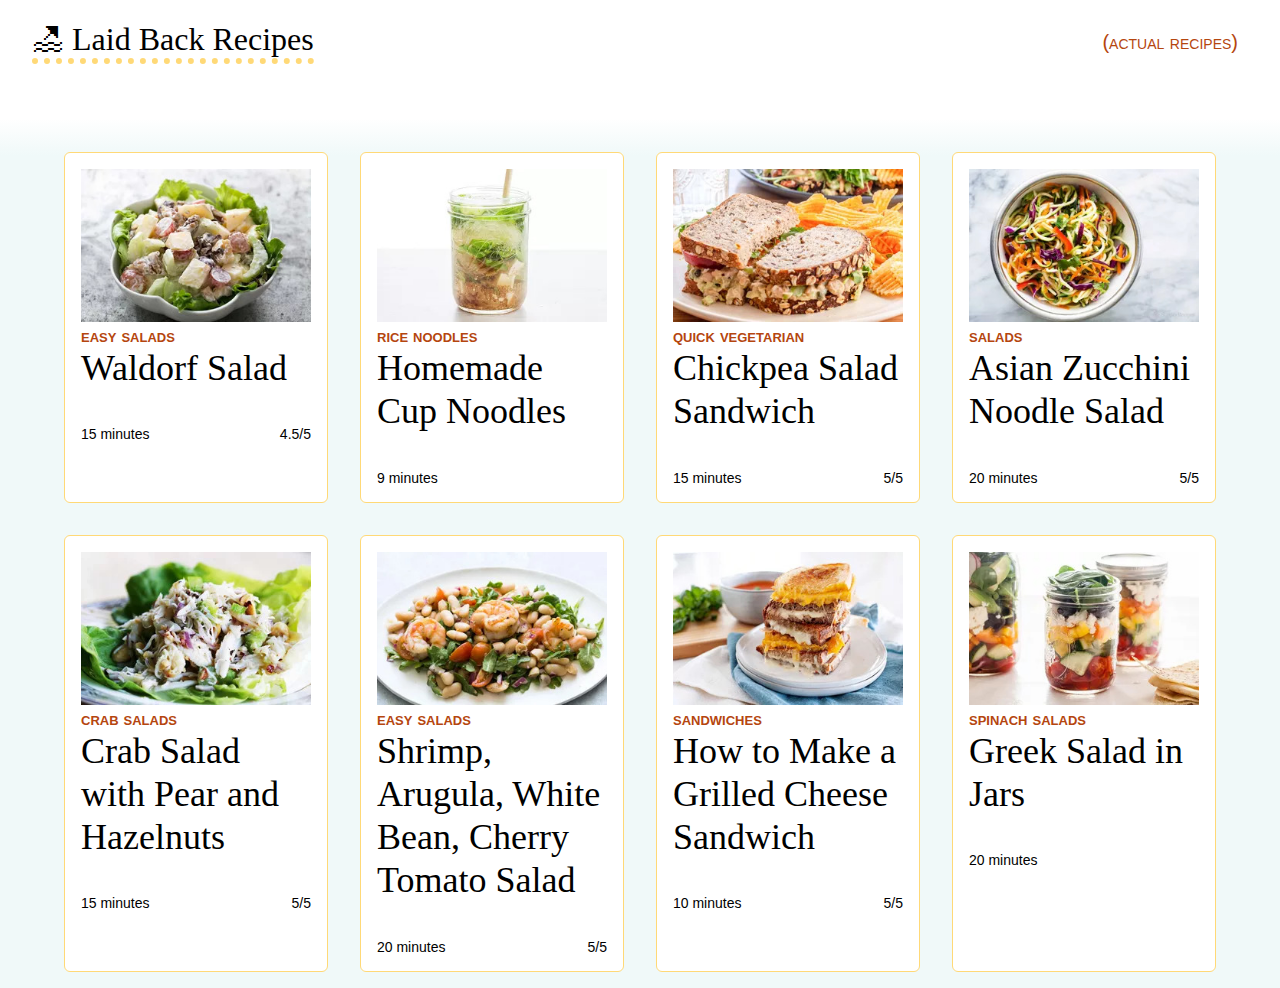
<file: index.html>
<!DOCTYPE html>
<html>

<head>
  <meta charset="utf-8">
  <meta name="viewport" content="width=device-width">
  <title>Recipe Cards</title>
  <link href="style.css" rel="stylesheet" type="text/css" />


  <link rel="apple-touch-icon" sizes="180x180" href="favicon_io/apple-touch-icon.png">
<link rel="icon" type="image/png" sizes="32x32" href="favicon_io/favicon-32x32.png">
<link rel="icon" type="image/png" sizes="16x16" href="favicon_io/favicon-16x16.png">
<link rel="manifest" href="favicon_io/site.webmanifest">

    <!-- Primary Meta Tags -->
<title>Laid back recipe</title>
<meta name="title" content="Laid back recipe">
<meta name="description" content="Laid Back Recipes, (Actual Recipes)">

<!-- Open Graph / Facebook -->
<meta property="og:type" content="website">
<meta property="og:url" content="https://28-Lay-out-the-Recipe-Cards-Gloryanoliefo.tk5-web.repl.co">
<meta property="og:title" content="Laid back recipe">
<meta property="og:description" content="Laid Back Recipes, (Actual Recipes)">
<meta property="og:image" content="favicon_io/favicon.ico">

<!-- Twitter -->
<meta property="twitter:card" content="summary_large_image">
<meta property="twitter:url" content="https://28-Lay-out-the-Recipe-Cards-Gloryanoliefo.tk5-web.repl.co">
<meta property="twitter:title" content="Laid back recipe">
<meta property="twitter:description" content="Laid Back Recipes, (Actual Recipes)">
<meta property="twitter:image" content="favicon_io/favicon.ico">
</head>

<body>

  <header>
    <h1>🏖 Laid Back Recipes</h1>
    <nav>
      <a href="https://www.simplyrecipes.com/">(Actual Recipes)</a>
    </nav>
  </header>
  
  <div class="container">
    <div class="card">
      <img src="images/waldorf-salad.jpg" />
      <div class="category">Easy Salads</div>
      <div class="name">Waldorf Salad</div>
      <div class="info">
        <div class="time">15 minutes</div>
        <div class="rating">4.5/5</div>
      </div>
    </div>

    <div class="card">
      <img src="images/homemade-cup-noodles.jpg" />
      <div class="category">Rice Noodles</div>
      <div class="name">Homemade Cup Noodles</div>
      <div class="info">
        <div class="time">9 minutes</div>
        <div class="rating"></div>
      </div>
    </div>

    <div class="card">
      <img src="images/chickpea-salad-sandwich.jpg" />
      <div class="category">Quick Vegetarian</div>
      <div class="name">Chickpea Salad Sandwich</div>
      <div class="info">
        <div class="time">15 minutes</div>
        <div class="rating">5/5</div>
      </div>
    </div>

    <div class="card">
      <img src="images/asian-zucchini-noodle-salad.jpg" />
      <div class="category">Salads</div>
      <div class="name">Asian Zucchini Noodle Salad</div>
      <div class="info">
        <div class="time">20 minutes</div>
        <div class="rating">5/5</div>
      </div>
    </div>

    <div class="card">
      <img src="images/crab-salad-with-pear-and-hazelnuts.jpg" />
      <div class="category">Crab Salads</div>
      <div class="name">Crab Salad with Pear and Hazelnuts</div>
      <div class="info">
        <div class="time">15 minutes</div>
        <div class="rating">5/5</div>
      </div>
    </div>

    <div class="card">
      <img src="images/shrimp-arugula-white-bean-salad.jpg" />
      <div class="category">Easy Salads</div>
      <div class="name">Shrimp, Arugula, White Bean, Cherry Tomato Salad</div>
      <div class="info">
        <div class="time">20 minutes</div>
        <div class="rating">5/5</div>
      </div>
    </div>

    <div class="card">
      <img src="images/grilled-cheese.jpg" />
      <div class="category">Sandwiches</div>
      <div class="name">How to Make a Grilled Cheese Sandwich</div>
      <div class="info">
        <div class="time">10 minutes</div>
        <div class="rating">5/5</div>
      </div>
    </div>

    <div class="card">
      <img src="images/greek-salad-jars.jpg" />
      <div class="category">Spinach Salads</div>
      <div class="name">Greek Salad in Jars</div>
      <div class="info">
        <div class="time">20 minutes</div>
        <div class="rating"></div>
      </div>
    </div>
  </div>
  
</body>

</html>
</file>
<file: style.css>
/* TODO: add the container styles to lay out the cards */
body, header{
  margin:auto;
  max-width: 100%;
  
}
header{
  background-color:#fff;
}

.container {
  display: flex;
 flex-direction: row;
  flex-wrap: wrap;
  margin-top: 50px;
  justify-content: center;

}


/* The card styles */

.card {
  padding: 1em;
  margin: 1em;
  border: solid 1px #ffd977;
  border-radius: 6px;
  width: 230px;
  cursor: pointer;
  background-color: #fff; 
  max-width: 100%;
}

.card img {
  width: 230px;
}

.card:hover {
  border: none;
  border-right: solid 6px #ffd977;
  border-bottom: solid 6px #ffd977;
}

.category {
  text-transform: lowercase;
  font-variant: small-caps;
  font-size: 18px;
  font-weight: 600;
  font-family: sans-serif;
  color: #b5460f;
}

.name {
  font-size: 36px;
  line-height: 1.2;
  padding-bottom: 1em;
}

.time, .rating {
  font-family: sans-serif;
  font-size: 14px;
}

.info {
  display: flex;
  flex-direction: row;
  justify-content: space-between;
}

/* fancy gradient background */

body {
  background: linear-gradient(to bottom,#fff 12%,#f0f9f9 15.74%,#f0f9f9 100%);
}

/* these are the header styles */
header {
  display: flex;
  flex-direction: row;
  align-items: center;
  justify-content: space-between;
  padding: 0 2em;
}

header h1 {
  font-family: fantasy;
  font-weight: normal;
  border-bottom: 6px dotted #ffd977;
}

header a {
  text-decoration: none;
  font-size: 20px;
  font-family: sans-serif;
  text-transform: lowercase;
  font-variant: small-caps;
  color: #b5460f;
  padding: 0.5em;
  border-radius: 4px;
}

header a:hover {
  text-decoration: underline #ffd977;
  text-decoration-thickness: 6px;
}
</file>
